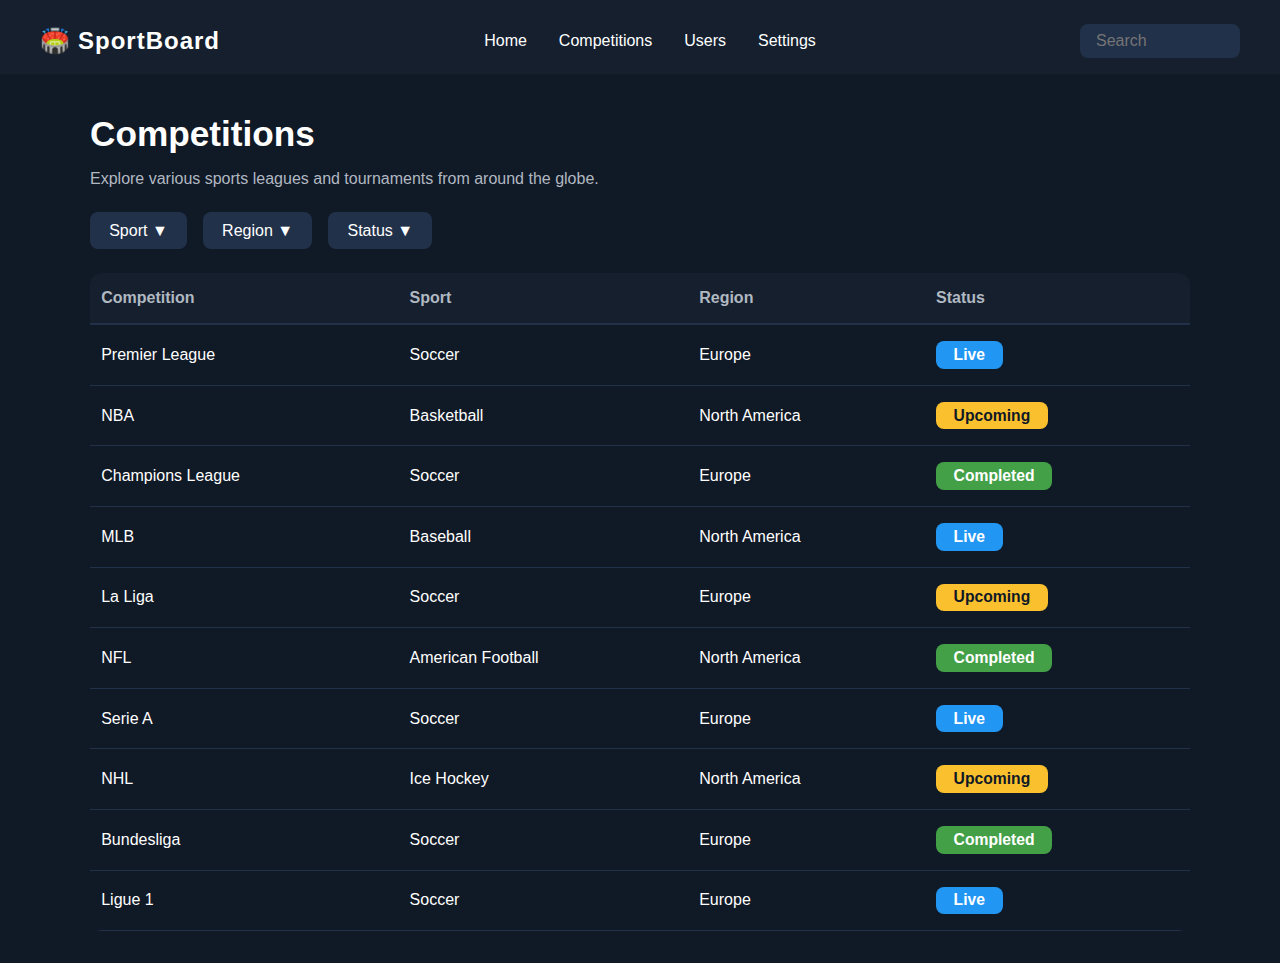
<file: SportBoard/competitions.html>
<!DOCTYPE html>
<html lang="es">
<head>
  <meta charset="UTF-8">
  <meta name="viewport" content="width=device-width, initial-scale=1.0">
  <title>SportBoard | Competitions</title>
  <link rel="stylesheet" href="css/main.css">
</head>
<body class="competitions-bg">
  <header class="header">
    <nav class="navbar">
      <div class="logo">
        <span class="icon">🏟️</span>
        <span class="brand">SportBoard</span>
      </div>
      <ul class="nav-links">
        <li><a href="index.html">Home</a></li>
        <li><a href="competitions.html" class="active">Competitions</a></li>
        <li><a href="user-management.html">Users</a></li>
        <li><a href="settings.html">Settings</a></li>
      </ul>
      <div class="nav-actions">
        <input type="search" class="search-input" placeholder="Search">
      </div>
    </nav>
  </header>
  <main class="competitions-container">
    <h1>Competitions</h1>
    <p class="subtitle">Explore various sports leagues and tournaments from around the globe.</p>
    <div class="filters">
      <button class="filter-btn">Sport ▼</button>
      <button class="filter-btn">Region ▼</button>
      <button class="filter-btn">Status ▼</button>
    </div>
    <div class="table-wrapper">
      <table class="competitions-table">
        <thead>
          <tr>
            <th>Competition</th>
            <th>Sport</th>
            <th>Region</th>
            <th>Status</th>
          </tr>
        </thead>
        <tbody>
          <tr onclick="window.location='competition-details.html'">
            <td>Premier League</td>
            <td>Soccer</td>
            <td>Europe</td>
            <td><span class="status live">Live</span></td>
          </tr>
          <tr onclick="window.location='competition-details.html'">
            <td>NBA</td>
            <td>Basketball</td>
            <td>North America</td>
            <td><span class="status upcoming">Upcoming</span></td>
          </tr>
          <tr onclick="window.location='competition-details.html'">
            <td>Champions League</td>
            <td>Soccer</td>
            <td>Europe</td>
            <td><span class="status completed">Completed</span></td>
          </tr>
          <tr onclick="window.location='competition-details.html'">
            <td>MLB</td>
            <td>Baseball</td>
            <td>North America</td>
            <td><span class="status live">Live</span></td>
          </tr>
          <tr onclick="window.location='competition-details.html'">
            <td>La Liga</td>
            <td>Soccer</td>
            <td>Europe</td>
            <td><span class="status upcoming">Upcoming</span></td>
          </tr>
          <tr onclick="window.location='competition-details.html'">
            <td>NFL</td>
            <td>American Football</td>
            <td>North America</td>
            <td><span class="status completed">Completed</span></td>
          </tr>
          <tr onclick="window.location='competition-details.html'">
            <td>Serie A</td>
            <td>Soccer</td>
            <td>Europe</td>
            <td><span class="status live">Live</span></td>
          </tr>
          <tr onclick="window.location='competition-details.html'">
            <td>NHL</td>
            <td>Ice Hockey</td>
            <td>North America</td>
            <td><span class="status upcoming">Upcoming</span></td>
          </tr>
          <tr onclick="window.location='competition-details.html'">
            <td>Bundesliga</td>
            <td>Soccer</td>
            <td>Europe</td>
            <td><span class="status completed">Completed</span></td>
          </tr>
          <tr onclick="window.location='competition-details.html'">
            <td>Ligue 1</td>
            <td>Soccer</td>
            <td>Europe</td>
            <td><span class="status live">Live</span></td>
          </tr>
        </tbody>
      </table>
    </div>
  </main>
</body>
</html>
</file>
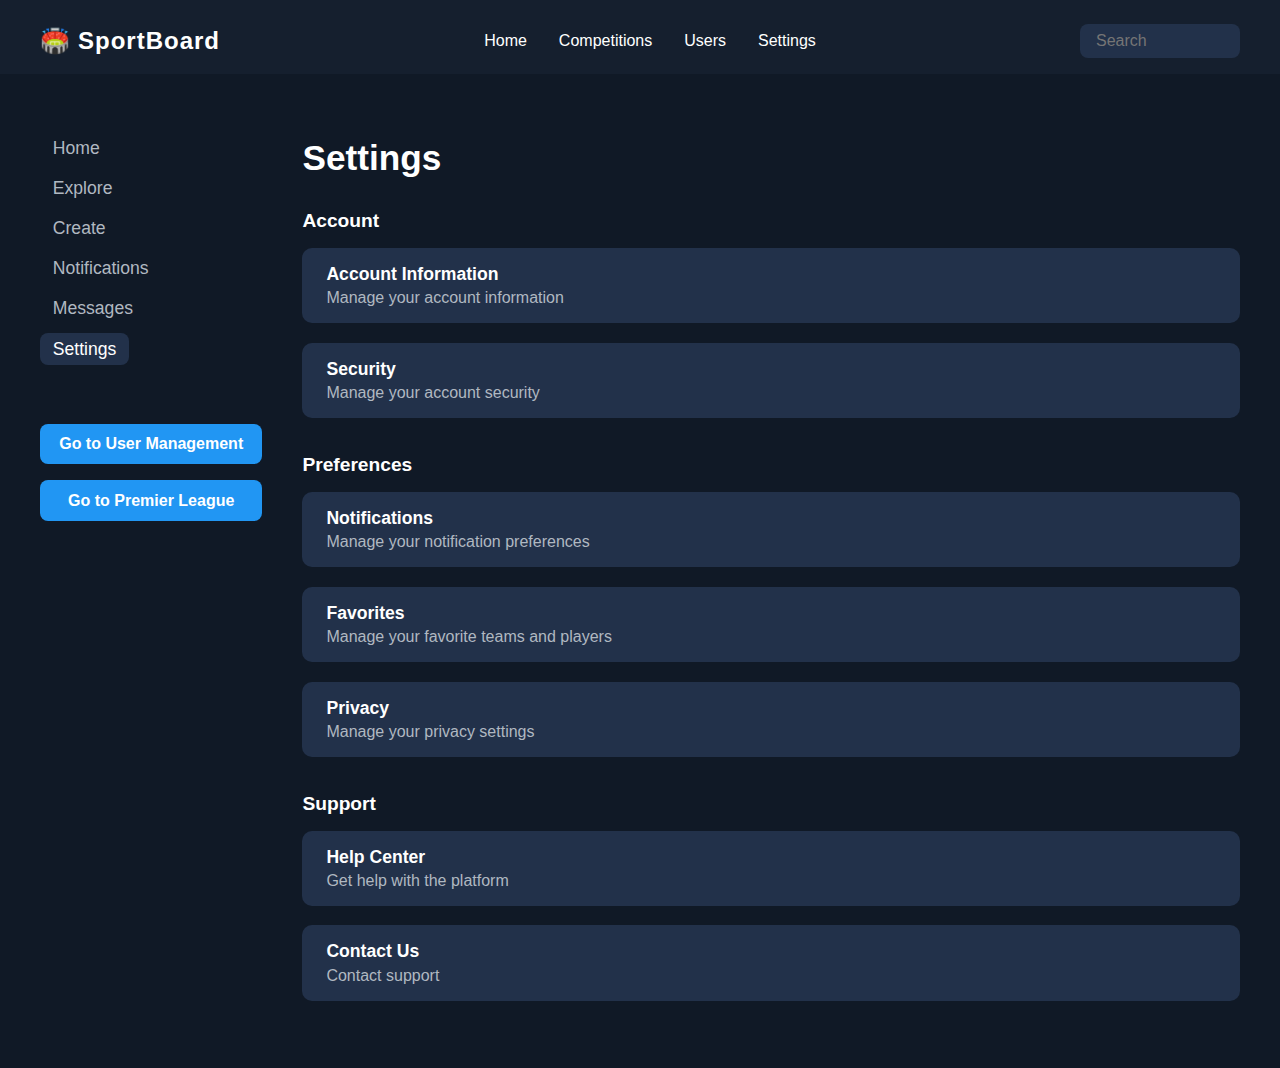
<file: SportBoard/settings.html>
<!DOCTYPE html>
<html lang="es">
<head>
  <meta charset="UTF-8">
  <meta name="viewport" content="width=device-width, initial-scale=1.0">
  <title>SportBoard | Settings</title>
  <link rel="stylesheet" href="css/main.css">
</head>
<body class="settings-bg">
  <header class="header">
    <nav class="navbar">
      <div class="logo">
        <span class="icon">🏟️</span>
        <span class="brand">SportBoard</span>
      </div>
      <ul class="nav-links">
        <li><a href="index.html">Home</a></li>
        <li><a href="competitions.html">Competitions</a></li>
        <li><a href="user-management.html">Users</a></li>
        <li><a href="settings.html" class="active">Settings</a></li>
      </ul>
      <div class="nav-actions">
        <input type="search" class="search-input" placeholder="Search">
      </div>
    </nav>
  </header>
  <main class="settings-container">
    <aside class="settings-sidebar">
      <ul>
        <li><a href="index.html">Home</a></li>
        <li><a href="#">Explore</a></li>
        <li><a href="#">Create</a></li>
        <li><a href="#">Notifications</a></li>
        <li><a href="#">Messages</a></li>
        <li><a href="settings.html" class="active">Settings</a></li>
      </ul>
      <div class="settings-shortcuts">
        <button onclick="window.location='user-management.html'" class="btn-settings-shortcut">Go to User Management</button>
        <button onclick="window.location='competition-details.html'" class="btn-settings-shortcut">Go to Premier League</button>
      </div>
    </aside>
    <section class="settings-content">
      <h1>Settings</h1>
      <div class="settings-section">
        <h2>Account</h2>
        <div class="settings-list">
          <div class="settings-item">
            <strong>Account Information</strong>
            <span>Manage your account information</span>
          </div>
          <div class="settings-item">
            <strong>Security</strong>
            <span>Manage your account security</span>
          </div>
        </div>
      </div>
      <div class="settings-section">
        <h2>Preferences</h2>
        <div class="settings-list">
          <div class="settings-item">
            <strong>Notifications</strong>
            <span>Manage your notification preferences</span>
          </div>
          <div class="settings-item">
            <strong>Favorites</strong>
            <span>Manage your favorite teams and players</span>
          </div>
          <div class="settings-item">
            <strong>Privacy</strong>
            <span>Manage your privacy settings</span>
          </div>
        </div>
      </div>
      <div class="settings-section">
        <h2>Support</h2>
        <div class="settings-list">
          <div class="settings-item">
            <strong>Help Center</strong>
            <span>Get help with the platform</span>
          </div>
          <div class="settings-item">
            <strong>Contact Us</strong>
            <span>Contact support</span>
          </div>
        </div>
      </div>
    </section>
  </main>
</body>
</html>
</file>
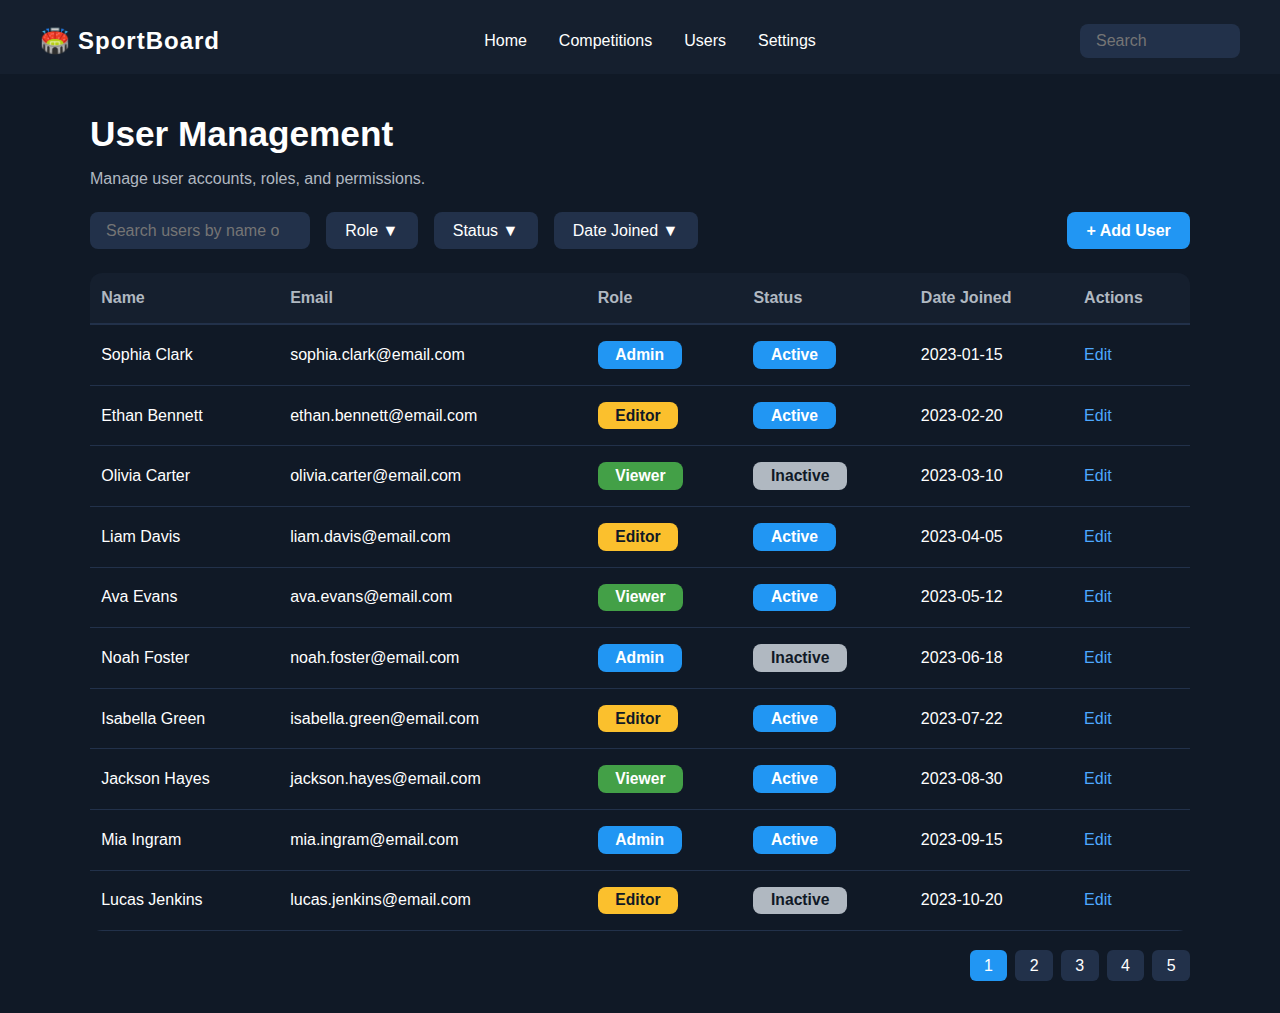
<file: SportBoard/user-management.html>
<!DOCTYPE html>
<html lang="es">
<head>
  <meta charset="UTF-8">
  <meta name="viewport" content="width=device-width, initial-scale=1.0">
  <title>SportBoard | User Management</title>
  <link rel="stylesheet" href="css/main.css">
</head>
<body class="user-management-bg">
  <header class="header">
    <nav class="navbar">
      <div class="logo">
        <span class="icon">🏟️</span>
        <span class="brand">SportBoard</span>
      </div>
      <ul class="nav-links">
        <li><a href="index.html">Home</a></li>
        <li><a href="competitions.html">Competitions</a></li>
        <li><a href="user-management.html" class="active">Users</a></li>
        <li><a href="settings.html">Settings</a></li>
      </ul>
      <div class="nav-actions">
        <input type="search" class="search-input" placeholder="Search">
      </div>
    </nav>
  </header>
  <main class="user-management-container">
    <h1>User Management</h1>
    <p class="subtitle">Manage user accounts, roles, and permissions.</p>
    <div class="user-filters">
      <input type="search" class="user-search" placeholder="Search users by name or email">
      <button class="filter-btn">Role ▼</button>
      <button class="filter-btn">Status ▼</button>
      <button class="filter-btn">Date Joined ▼</button>
      <button class="btn-add-user">+ Add User</button>
    </div>
    <div class="table-wrapper">
      <table class="user-table">
        <thead>
          <tr>
            <th>Name</th>
            <th>Email</th>
            <th>Role</th>
            <th>Status</th>
            <th>Date Joined</th>
            <th>Actions</th>
          </tr>
        </thead>
        <tbody>
          <tr>
            <td>Sophia Clark</td>
            <td>sophia.clark@email.com</td>
            <td><span class="role admin">Admin</span></td>
            <td><span class="status active">Active</span></td>
            <td>2023-01-15</td>
            <td><a href="#" class="edit-link">Edit</a></td>
          </tr>
          <tr>
            <td>Ethan Bennett</td>
            <td>ethan.bennett@email.com</td>
            <td><span class="role editor">Editor</span></td>
            <td><span class="status active">Active</span></td>
            <td>2023-02-20</td>
            <td><a href="#" class="edit-link">Edit</a></td>
          </tr>
          <tr>
            <td>Olivia Carter</td>
            <td>olivia.carter@email.com</td>
            <td><span class="role viewer">Viewer</span></td>
            <td><span class="status inactive">Inactive</span></td>
            <td>2023-03-10</td>
            <td><a href="#" class="edit-link">Edit</a></td>
          </tr>
          <tr>
            <td>Liam Davis</td>
            <td>liam.davis@email.com</td>
            <td><span class="role editor">Editor</span></td>
            <td><span class="status active">Active</span></td>
            <td>2023-04-05</td>
            <td><a href="#" class="edit-link">Edit</a></td>
          </tr>
          <tr>
            <td>Ava Evans</td>
            <td>ava.evans@email.com</td>
            <td><span class="role viewer">Viewer</span></td>
            <td><span class="status active">Active</span></td>
            <td>2023-05-12</td>
            <td><a href="#" class="edit-link">Edit</a></td>
          </tr>
          <tr>
            <td>Noah Foster</td>
            <td>noah.foster@email.com</td>
            <td><span class="role admin">Admin</span></td>
            <td><span class="status inactive">Inactive</span></td>
            <td>2023-06-18</td>
            <td><a href="#" class="edit-link">Edit</a></td>
          </tr>
          <tr>
            <td>Isabella Green</td>
            <td>isabella.green@email.com</td>
            <td><span class="role editor">Editor</span></td>
            <td><span class="status active">Active</span></td>
            <td>2023-07-22</td>
            <td><a href="#" class="edit-link">Edit</a></td>
          </tr>
          <tr>
            <td>Jackson Hayes</td>
            <td>jackson.hayes@email.com</td>
            <td><span class="role viewer">Viewer</span></td>
            <td><span class="status active">Active</span></td>
            <td>2023-08-30</td>
            <td><a href="#" class="edit-link">Edit</a></td>
          </tr>
          <tr>
            <td>Mia Ingram</td>
            <td>mia.ingram@email.com</td>
            <td><span class="role admin">Admin</span></td>
            <td><span class="status active">Active</span></td>
            <td>2023-09-15</td>
            <td><a href="#" class="edit-link">Edit</a></td>
          </tr>
          <tr>
            <td>Lucas Jenkins</td>
            <td>lucas.jenkins@email.com</td>
            <td><span class="role editor">Editor</span></td>
            <td><span class="status inactive">Inactive</span></td>
            <td>2023-10-20</td>
            <td><a href="#" class="edit-link">Edit</a></td>
          </tr>
        </tbody>
      </table>
      <div class="pagination">
        <a href="#" class="page active">1</a>
        <a href="#" class="page">2</a>
        <a href="#" class="page">3</a>
        <a href="#" class="page">4</a>
        <a href="#" class="page">5</a>
      </div>
    </div>
  </main>
</body>
</html>
</file>
<file: SportBoard/css/main.css>
body.login-bg {
  background: #101926;
  color: #fff;
  font-family: 'Inter', Arial, sans-serif;
  margin: 0;
  min-height: 100vh;
}

.header {
  width: 100%;
  background: #151f2e;
  padding: 0 0 1rem 0;
}

.navbar {
  display: flex;
  align-items: center;
  justify-content: space-between;
  max-width: 1200px;
  margin: 0 auto;
  padding: 1.5rem 2rem 0 2rem;
}
.logo {
  display: flex;
  align-items: center;
  font-size: 1.5rem;
  font-weight: bold;
  color: #fff;
}
.logo .icon {
  margin-right: 0.5rem;
}
.brand {
  letter-spacing: 1px;
}
.nav-links {
  list-style: none;
  display: flex;
  gap: 2rem;
  align-items: center;
  margin: 0;
  padding: 0;
}
.nav-links a {
  color: #fff;
  text-decoration: none;
  font-weight: 500;
  font-size: 1rem;
  transition: color 0.2s;
}
.nav-links a:hover {
  color: #4ea8ff;
}
.btn-signup {
  background: #22314a;
  padding: 0.5rem 1.2rem;
  border-radius: 8px;
  font-weight: bold;
  color: #fff;
  border: none;
  transition: background 0.2s;
}
.btn-signup:hover {
  background: #4ea8ff;
  color: #101926;
}

.login-container {
  max-width: 420px;
  margin: 2.5rem auto 0 auto;
  background: none;
  display: flex;
  flex-direction: column;
  align-items: center;
}
.login-image {
  width: 100%;
  max-width: 420px;
  border-radius: 12px;
  margin-bottom: 2rem;
  object-fit: cover;
  height: 180px;
}
.login-form {
  width: 100%;
  background: none;
  display: flex;
  flex-direction: column;
  gap: 1rem;
  align-items: stretch;
}
.login-form h1 {
  text-align: center;
  font-size: 2rem;
  font-weight: bold;
  margin-bottom: 1.5rem;
}
.login-form label {
  font-size: 1rem;
  font-weight: 500;
  margin-bottom: 0.3rem;
}
.login-form input[type="text"],
.login-form input[type="password"] {
  background: #22314a;
  border: none;
  border-radius: 8px;
  padding: 0.9rem 1rem;
  color: #fff;
  font-size: 1rem;
  margin-bottom: 0.5rem;
}
.login-form input[type="text"]:focus,
.login-form input[type="password"]:focus {
  outline: 2px solid #4ea8ff;
}
.login-options {
  display: flex;
  align-items: center;
  justify-content: space-between;
  font-size: 0.98rem;
  margin-bottom: 0.5rem;
}
.remember-me {
  display: flex;
  align-items: center;
  gap: 0.4rem;
}
.forgot {
  color: #4ea8ff;
  text-decoration: none;
  font-size: 0.98rem;
}
.forgot:hover {
  text-decoration: underline;
}
.btn-login {
  background: #2196f3;
  color: #fff;
  border: none;
  border-radius: 8px;
  padding: 0.9rem 0;
  font-size: 1.1rem;
  font-weight: bold;
  cursor: pointer;
  margin-top: 0.5rem;
  transition: background 0.2s;
}
.btn-login:hover {
  background: #1769aa;
}

body.dashboard-bg {
  background: #101926;
  color: #fff;
  font-family: 'Inter', Arial, sans-serif;
  margin: 0;
  min-height: 100vh;
}
.dashboard-container {
  max-width: 1100px;
  margin: 2.5rem auto 0 auto;
  padding: 0 1.5rem 2rem 1.5rem;
}
.dashboard-container h1 {
  font-size: 2.2rem;
  font-weight: bold;
  margin-bottom: 2.2rem;
}
.quick-stats {
  display: flex;
  gap: 2rem;
  margin-bottom: 2.5rem;
}
.stat-box {
  flex: 1;
  background: none;
  border: 1.5px solid #22314a;
  border-radius: 12px;
  padding: 1.2rem 0.5rem;
  text-align: center;
}
.stat-label {
  display: block;
  font-size: 1.1rem;
  color: #b0b8c1;
  margin-bottom: 0.5rem;
}
.stat-value {
  font-size: 2rem;
  font-weight: bold;
  color: #fff;
}
.recent-updates {
  margin-bottom: 2.5rem;
}
.recent-updates h2 {
  font-size: 1.3rem;
  margin-bottom: 1.2rem;
}
.updates-list {
  display: flex;
  flex-direction: column;
  gap: 1.5rem;
}
.update-item {
  display: flex;
  align-items: center;
  justify-content: space-between;
  background: none;
  border-radius: 10px;
  padding: 0.7rem 1rem;
  gap: 1.5rem;
}
.update-item p {
  color: #b0b8c1;
  margin: 0.2rem 0 0 0;
}
.update-img {
  width: 110px;
  height: 90px;
  object-fit: cover;
  border-radius: 10px;
}
.highlights {
  margin-top: 2.5rem;
}
.highlights h2 {
  font-size: 1.3rem;
  margin-bottom: 1.2rem;
}
.highlights-list {
  display: flex;
  gap: 1.5rem;
  flex-wrap: wrap;
}
.highlight-card {
  background: none;
  border-radius: 10px;
  width: 180px;
  display: flex;
  flex-direction: column;
  align-items: center;
  gap: 0.7rem;
}
.highlight-img {
  width: 100%;
  height: 90px;
  object-fit: cover;
  border-radius: 10px;
}
.avatar-img {
  width: 36px;
  height: 36px;
  border-radius: 50%;
  object-fit: cover;
  border: 2px solid #22314a;
}
.nav-actions {
  display: flex;
  align-items: center;
  gap: 1rem;
}
.search-input {
  background: #22314a;
  border: none;
  border-radius: 8px;
  padding: 0.5rem 1rem;
  color: #fff;
  font-size: 1rem;
  width: 160px;
}
.nav-icon {
  color: #fff;
  font-size: 1.3rem;
  text-decoration: none;
  margin-right: 0.5rem;
}
.nav-avatar {
  display: flex;
  align-items: center;
}
@media (max-width: 900px) {
  .quick-stats {
    flex-direction: column;
    gap: 1rem;
  }
  .highlights-list {
    flex-direction: column;
    gap: 1rem;
  }
  .dashboard-container {
    padding: 0 0.5rem 2rem 0.5rem;
  }
}
@media (max-width: 600px) {
  .navbar {
    flex-direction: column;
    gap: 1rem;
    padding: 1rem;
  }
  .dashboard-container h1 {
    font-size: 1.3rem;
  }
  .stat-box {
    padding: 0.7rem 0.2rem;
  }
  .highlight-card {
    width: 100%;
  }
}

body.competitions-bg {
  background: #101926;
  color: #fff;
  font-family: 'Inter', Arial, sans-serif;
  margin: 0;
  min-height: 100vh;
}
.competitions-container {
  max-width: 1100px;
  margin: 2.5rem auto 0 auto;
  padding: 0 1.5rem 2rem 1.5rem;
}
.competitions-container h1 {
  font-size: 2.2rem;
  font-weight: bold;
  margin-bottom: 0.5rem;
}
.subtitle {
  color: #b0b8c1;
  margin-bottom: 1.5rem;
}
.filters {
  display: flex;
  gap: 1rem;
  margin-bottom: 1.5rem;
}
.filter-btn {
  background: #22314a;
  color: #fff;
  border: none;
  border-radius: 8px;
  padding: 0.6rem 1.2rem;
  font-size: 1rem;
  cursor: pointer;
  font-weight: 500;
  transition: background 0.2s;
}
.filter-btn:hover {
  background: #4ea8ff;
  color: #101926;
}
.table-wrapper {
  overflow-x: auto;
}
.competitions-table {
  width: 100%;
  border-collapse: collapse;
  background: none;
  border-radius: 12px;
  overflow: hidden;
  font-size: 1rem;
}
.competitions-table th, .competitions-table td {
  padding: 1rem 0.7rem;
  text-align: left;
}
.competitions-table thead {
  background: #151f2e;
}
.competitions-table th {
  color: #b0b8c1;
  font-weight: 600;
  border-bottom: 2px solid #22314a;
}
.competitions-table tbody tr {
  border-bottom: 1px solid #22314a;
  cursor: pointer;
  transition: background 0.2s;
}
.competitions-table tbody tr:hover {
  background: #22314a;
}
.status {
  display: inline-block;
  padding: 0.3rem 1.1rem;
  border-radius: 8px;
  font-size: 0.98rem;
  font-weight: 600;
}
.status.live {
  background: #2196f3;
  color: #fff;
}
.status.upcoming {
  background: #fbc02d;
  color: #101926;
}
.status.completed {
  background: #43a047;
  color: #fff;
}
@media (max-width: 900px) {
  .competitions-container {
    padding: 0 0.5rem 2rem 0.5rem;
  }
  .filters {
    flex-direction: column;
    gap: 0.7rem;
  }
}
@media (max-width: 600px) {
  .navbar {
    flex-direction: column;
    gap: 1rem;
    padding: 1rem;
  }
  .competitions-container h1 {
    font-size: 1.3rem;
  }
  .competitions-table th, .competitions-table td {
    padding: 0.7rem 0.3rem;
    font-size: 0.95rem;
  }
}

body.competition-details-bg {
  background: #101926;
  color: #fff;
  font-family: 'Inter', Arial, sans-serif;
  margin: 0;
  min-height: 100vh;
}
.competition-details-container {
  max-width: 1100px;
  margin: 2.5rem auto 0 auto;
  padding: 0 1.5rem 2rem 1.5rem;
}
.breadcrumb {
  color: #b0b8c1;
  font-size: 1rem;
  margin-bottom: 1.2rem;
}
.breadcrumb a {
  color: #4ea8ff;
  text-decoration: none;
}
.breadcrumb a:hover {
  text-decoration: underline;
}
.competition-details-container h1 {
  font-size: 2.2rem;
  font-weight: bold;
  margin-bottom: 0.5rem;
}
.subtitle {
  color: #b0b8c1;
  margin-bottom: 1.5rem;
}
.competition-tabs {
  display: flex;
  gap: 2rem;
  margin-bottom: 2.2rem;
}
.tab {
  color: #b0b8c1;
  text-decoration: none;
  font-size: 1.1rem;
  font-weight: 500;
  padding-bottom: 0.3rem;
  border-bottom: 2px solid transparent;
  transition: border 0.2s, color 0.2s;
}
.tab.active {
  color: #fff;
  border-bottom: 2px solid #4ea8ff;
}
.tab:hover {
  color: #4ea8ff;
}
.live-scores {
  margin-bottom: 2.2rem;
}
.live-scores h2 {
  font-size: 1.2rem;
  margin-bottom: 0.7rem;
}
.live-score-box {
  background: #22314a;
  border-radius: 10px;
  padding: 1rem 1.5rem;
  display: flex;
  align-items: center;
  gap: 1.2rem;
  font-size: 1.1rem;
}
.live-label {
  background: #2196f3;
  color: #fff;
  border-radius: 8px;
  padding: 0.3rem 1.1rem;
  font-size: 0.98rem;
  font-weight: 600;
}
.score-details {
  color: #b0b8c1;
  font-size: 0.98rem;
}
.upcoming-matches {
  margin-bottom: 2.2rem;
}
.upcoming-matches h2 {
  font-size: 1.2rem;
  margin-bottom: 0.7rem;
}
.matches-list {
  display: flex;
  gap: 1.5rem;
  flex-wrap: wrap;
}
.match-card {
  background: #22314a;
  border-radius: 10px;
  width: 220px;
  display: flex;
  flex-direction: column;
  align-items: center;
  gap: 0.7rem;
  padding: 0.7rem 0.5rem;
}
.match-card img {
  width: 100%;
  height: 90px;
  object-fit: cover;
  border-radius: 8px;
}
.match-info {
  text-align: center;
  font-size: 1rem;
}
.latest-news {
  margin-bottom: 2.2rem;
}
.latest-news h2 {
  font-size: 1.2rem;
  margin-bottom: 0.7rem;
}
.news-list {
  display: flex;
  flex-direction: column;
  gap: 1.2rem;
}
.news-item {
  display: flex;
  align-items: center;
  justify-content: space-between;
  background: none;
  border-radius: 10px;
  padding: 0.7rem 1rem;
  gap: 1.5rem;
}
.news-item p {
  color: #b0b8c1;
  margin: 0.2rem 0 0 0;
}
.news-item img {
  width: 110px;
  height: 90px;
  object-fit: cover;
  border-radius: 10px;
}
.video-highlights {
  margin-bottom: 2.2rem;
}
.video-highlights h2 {
  font-size: 1.2rem;
  margin-bottom: 0.7rem;
}
.video-box {
  position: relative;
  width: 100%;
  max-width: 600px;
  margin: 0 auto;
}
.video-box img {
  width: 100%;
  height: 220px;
  object-fit: cover;
  border-radius: 12px;
}
.play-btn {
  position: absolute;
  top: 50%;
  left: 50%;
  transform: translate(-50%, -50%);
  font-size: 3rem;
  color: #fff;
  background: rgba(33, 150, 243, 0.8);
  border-radius: 50%;
  padding: 0.5rem 1rem;
  cursor: pointer;
}
.social-media-feed {
  margin-top: 2.2rem;
}
.social-media-feed h2 {
  font-size: 1.2rem;
  margin-bottom: 0.7rem;
}
.social-feed-box {
  background: #22314a;
  border-radius: 10px;
  padding: 1.2rem;
  color: #b0b8c1;
  text-align: center;
}
@media (max-width: 900px) {
  .competition-details-container {
    padding: 0 0.5rem 2rem 0.5rem;
  }
  .matches-list {
    flex-direction: column;
    gap: 1rem;
  }
}
@media (max-width: 600px) {
  .navbar {
    flex-direction: column;
    gap: 1rem;
    padding: 1rem;
  }
  .competition-details-container h1 {
    font-size: 1.3rem;
  }
  .match-card {
    width: 100%;
  }
  .video-box img {
    height: 120px;
  }
}

body.user-management-bg {
  background: #101926;
  color: #fff;
  font-family: 'Inter', Arial, sans-serif;
  margin: 0;
  min-height: 100vh;
}
.user-management-container {
  max-width: 1100px;
  margin: 2.5rem auto 0 auto;
  padding: 0 1.5rem 2rem 1.5rem;
}
.user-management-container h1 {
  font-size: 2.2rem;
  font-weight: bold;
  margin-bottom: 0.5rem;
}
.subtitle {
  color: #b0b8c1;
  margin-bottom: 1.5rem;
}
.user-filters {
  display: flex;
  gap: 1rem;
  margin-bottom: 1.5rem;
  flex-wrap: wrap;
}
.user-search {
  background: #22314a;
  border: none;
  border-radius: 8px;
  padding: 0.5rem 1rem;
  color: #fff;
  font-size: 1rem;
  width: 220px;
}
.btn-add-user {
  background: #2196f3;
  color: #fff;
  border: none;
  border-radius: 8px;
  padding: 0.6rem 1.2rem;
  font-size: 1rem;
  font-weight: 600;
  cursor: pointer;
  margin-left: auto;
  transition: background 0.2s;
}
.btn-add-user:hover {
  background: #1769aa;
}
.table-wrapper {
  overflow-x: auto;
}
.user-table {
  width: 100%;
  border-collapse: collapse;
  background: none;
  border-radius: 12px;
  overflow: hidden;
  font-size: 1rem;
}
.user-table th, .user-table td {
  padding: 1rem 0.7rem;
  text-align: left;
}
.user-table thead {
  background: #151f2e;
}
.user-table th {
  color: #b0b8c1;
  font-weight: 600;
  border-bottom: 2px solid #22314a;
}
.user-table tbody tr {
  border-bottom: 1px solid #22314a;
  transition: background 0.2s;
}
.user-table tbody tr:hover {
  background: #22314a;
}
.role {
  display: inline-block;
  padding: 0.3rem 1.1rem;
  border-radius: 8px;
  font-size: 0.98rem;
  font-weight: 600;
}
.role.admin {
  background: #2196f3;
  color: #fff;
}
.role.editor {
  background: #fbc02d;
  color: #101926;
}
.role.viewer {
  background: #43a047;
  color: #fff;
}
.status {
  display: inline-block;
  padding: 0.3rem 1.1rem;
  border-radius: 8px;
  font-size: 0.98rem;
  font-weight: 600;
}
.status.active {
  background: #2196f3;
  color: #fff;
}
.status.inactive {
  background: #b0b8c1;
  color: #101926;
}
.edit-link {
  color: #4ea8ff;
  text-decoration: none;
  font-weight: 500;
  font-size: 1rem;
}
.edit-link:hover {
  text-decoration: underline;
}
.pagination {
  display: flex;
  gap: 0.5rem;
  justify-content: flex-end;
  margin-top: 1.2rem;
}
.page {
  background: #22314a;
  color: #fff;
  border-radius: 6px;
  padding: 0.4rem 0.9rem;
  text-decoration: none;
  font-weight: 500;
  font-size: 1rem;
  transition: background 0.2s;
}
.page.active, .page:hover {
  background: #2196f3;
  color: #fff;
}
@media (max-width: 900px) {
  .user-management-container {
    padding: 0 0.5rem 2rem 0.5rem;
  }
  .user-filters {
    flex-direction: column;
    gap: 0.7rem;
  }
}
@media (max-width: 600px) {
  .navbar {
    flex-direction: column;
    gap: 1rem;
    padding: 1rem;
  }
  .user-management-container h1 {
    font-size: 1.3rem;
  }
  .user-table th, .user-table td {
    padding: 0.7rem 0.3rem;
    font-size: 0.95rem;
  }
}

body.settings-bg {
  background: #101926;
  color: #fff;
  font-family: 'Inter', Arial, sans-serif;
  margin: 0;
  min-height: 100vh;
}
.settings-container {
  display: flex;
  max-width: 1200px;
  margin: 2.5rem auto 0 auto;
  padding: 0 1.5rem 2rem 1.5rem;
  gap: 2.5rem;
}
.settings-sidebar {
  min-width: 220px;
  background: none;
  padding: 1.5rem 0 0 0;
  display: flex;
  flex-direction: column;
  gap: 2rem;
}
.settings-sidebar ul {
  list-style: none;
  padding: 0;
  margin: 0 0 2rem 0;
  display: flex;
  flex-direction: column;
  gap: 1.2rem;
}
.settings-sidebar a {
  color: #b0b8c1;
  text-decoration: none;
  font-size: 1.1rem;
  font-weight: 500;
  padding: 0.4rem 0.8rem;
  border-radius: 8px;
  transition: background 0.2s, color 0.2s;
}
.settings-sidebar a.active, .settings-sidebar a:hover {
  color: #fff;
  background: #22314a;
}
.settings-shortcuts {
  display: flex;
  flex-direction: column;
  gap: 1rem;
}
.btn-settings-shortcut {
  background: #2196f3;
  color: #fff;
  border: none;
  border-radius: 8px;
  padding: 0.7rem 1.2rem;
  font-size: 1rem;
  font-weight: 600;
  cursor: pointer;
  transition: background 0.2s;
}
.btn-settings-shortcut:hover {
  background: #1769aa;
}
.settings-content {
  flex: 1;
  background: none;
  padding: 0 0 0 0;
}
.settings-content h1 {
  font-size: 2.2rem;
  font-weight: bold;
  margin-bottom: 2rem;
}
.settings-section {
  margin-bottom: 2.2rem;
}
.settings-section h2 {
  font-size: 1.2rem;
  margin-bottom: 1rem;
}
.settings-list {
  display: flex;
  flex-direction: column;
  gap: 1.2rem;
}
.settings-item {
  background: #22314a;
  border-radius: 10px;
  padding: 1rem 1.5rem;
  display: flex;
  flex-direction: column;
  gap: 0.3rem;
}
.settings-item strong {
  font-size: 1.1rem;
  color: #fff;
}
.settings-item span {
  color: #b0b8c1;
  font-size: 1rem;
}
@media (max-width: 900px) {
  .settings-container {
    flex-direction: column;
    gap: 1.5rem;
    padding: 0 0.5rem 2rem 0.5rem;
  }
  .settings-sidebar {
    min-width: 100%;
    flex-direction: row;
    gap: 1.5rem;
    align-items: flex-start;
  }
  .settings-shortcuts {
    flex-direction: row;
    gap: 1rem;
  }
}
@media (max-width: 600px) {
  .navbar {
    flex-direction: column;
    gap: 1rem;
    padding: 1rem;
  }
  .settings-content h1 {
    font-size: 1.3rem;
  }
  .settings-sidebar {
    padding: 0.5rem 0 0 0;
  }
}
</file>
